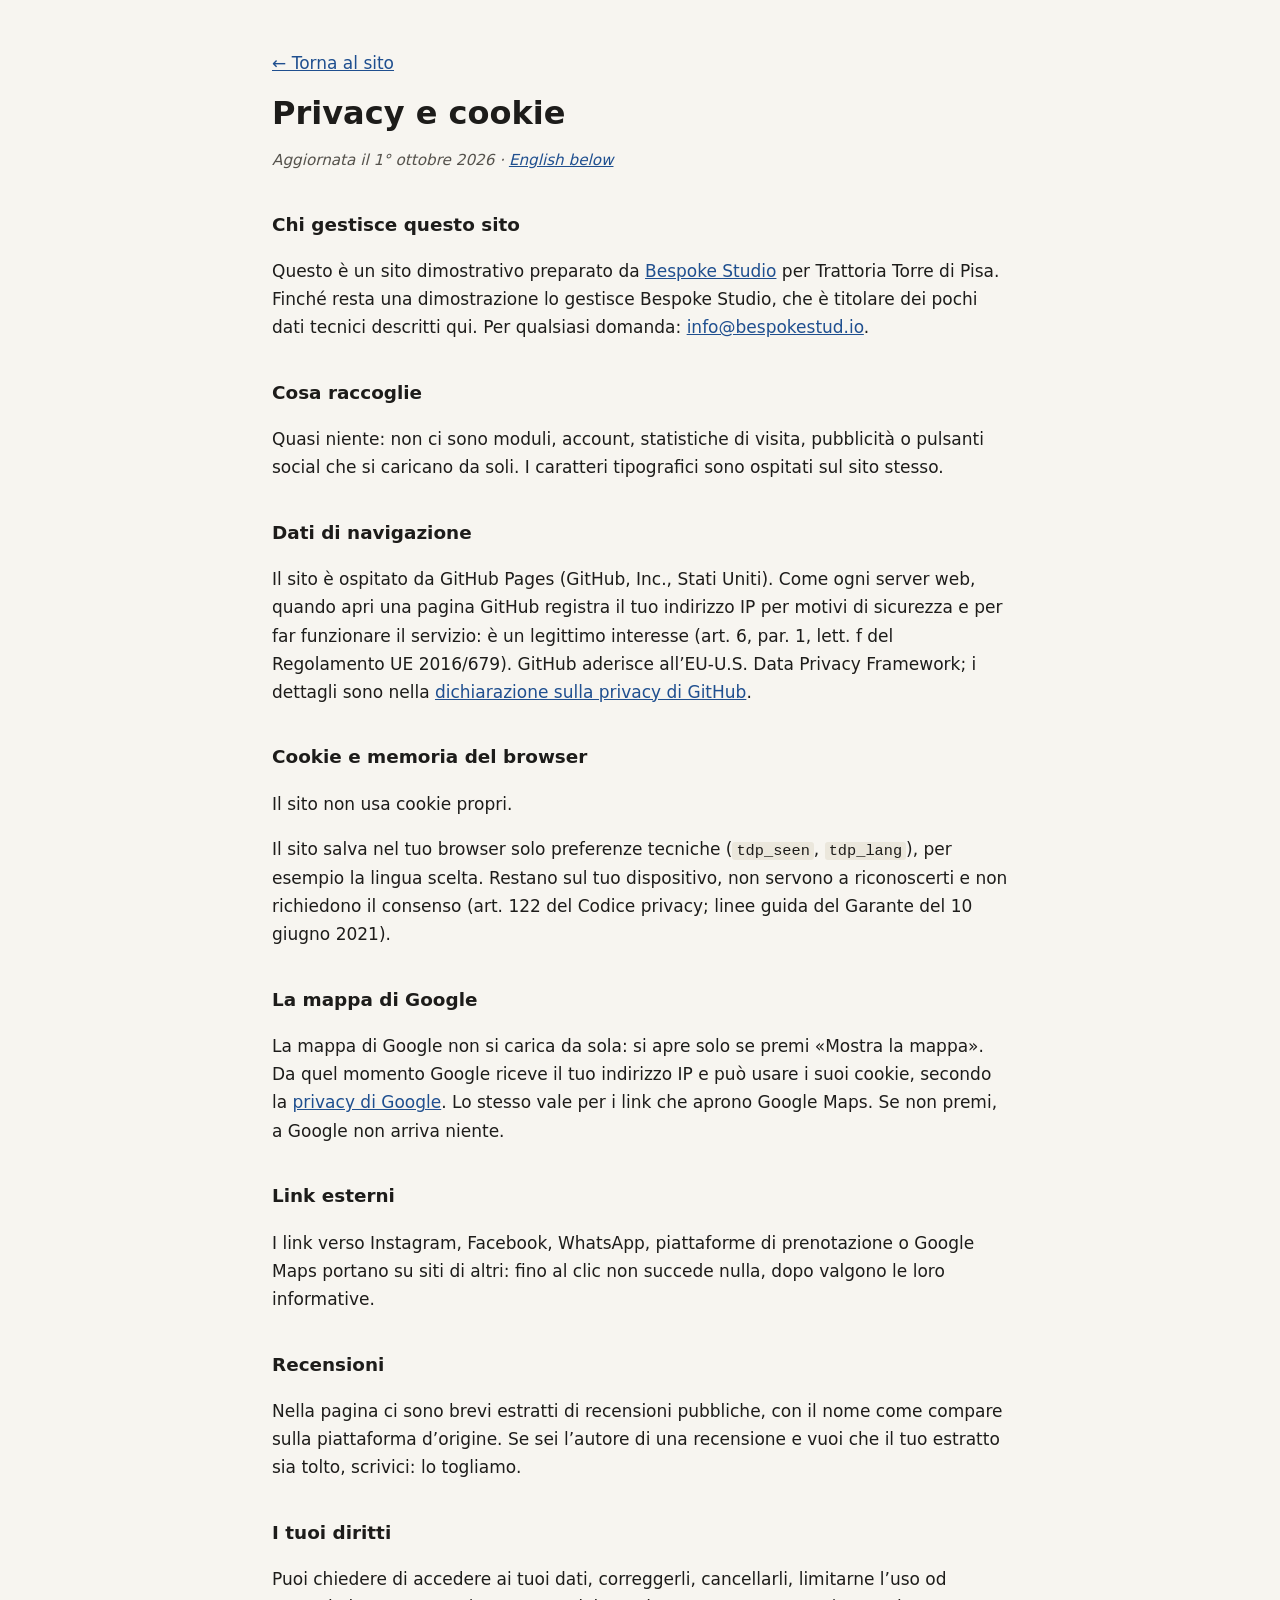
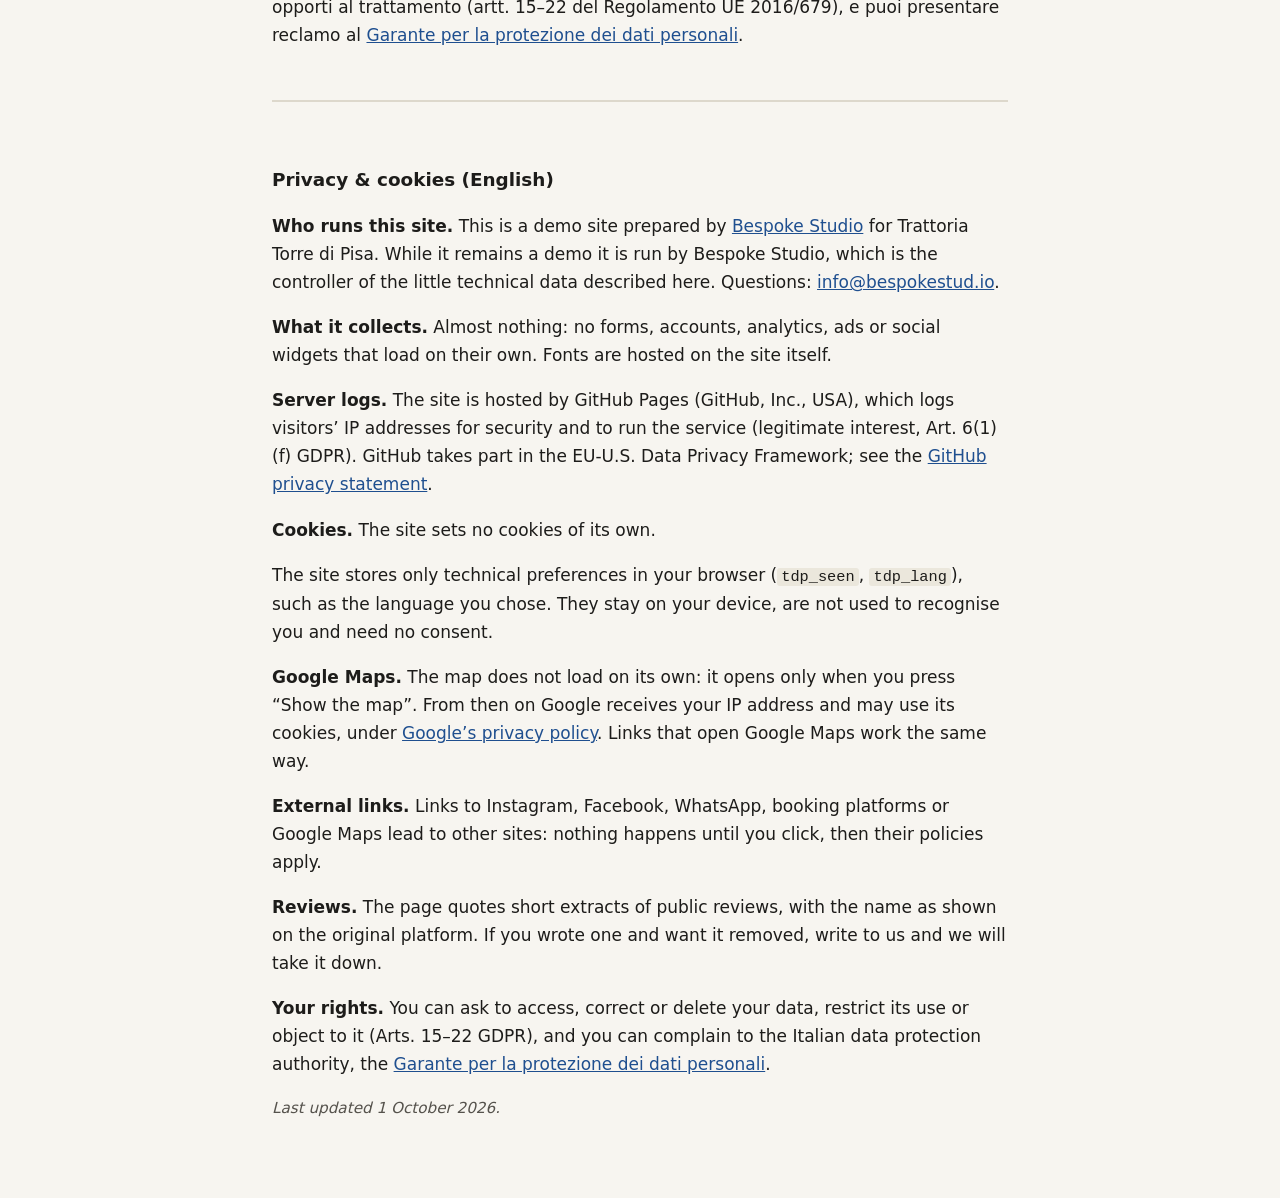
<file: privacy.html>
<!DOCTYPE html>
<html lang="it">
<head>
  <meta charset="UTF-8">
  <meta name="viewport" content="width=device-width, initial-scale=1.0">
  <meta name="robots" content="noindex">
  <title>Privacy e cookie · Trattoria Torre di Pisa</title>
  <meta name="description" content="Informativa privacy e cookie del sito Trattoria Torre di Pisa.">
  <style>
    body { margin: 0; background: #f7f5f0; color: #1d1c1a; font: 17px/1.65 system-ui, -apple-system, "Segoe UI", Roboto, sans-serif; }
    main { max-width: 46rem; margin: 0 auto; padding: 32px 20px 64px; }
    h1 { font-size: 2rem; line-height: 1.2; margin: 0.4em 0 0.2em; }
    h2 { font-size: 1.15rem; margin: 2em 0 0.4em; }
    a { color: #1f4f8f; }
    .data { color: #55524c; font-style: italic; font-size: 0.95rem; }
    .en { margin-top: 3em; padding-top: 1.5em; border-top: 2px solid #ddd8cc; }
    code { font-size: 0.9em; background: #ebe7dc; padding: 0 4px; border-radius: 3px; }
  </style>
</head>
<body>
<main>
  <p><a href="index.html">← Torna al sito</a></p>
  <h1>Privacy e cookie</h1>
  <p class="data">Aggiornata il 1° ottobre 2026 · <a href="#english" lang="en">English below</a></p>
  <h2>Chi gestisce questo sito</h2>
  <p>Questo è un sito dimostrativo preparato da <a href="https://bespokestud.io" rel="noopener">Bespoke Studio</a> per Trattoria Torre di Pisa. Finché resta una dimostrazione lo gestisce Bespoke Studio, che è titolare dei pochi dati tecnici descritti qui. Per qualsiasi domanda: <a href="mailto:info@bespokestud.io">info@bespokestud.io</a>.</p>
  <h2>Cosa raccoglie</h2>
  <p>Quasi niente: non ci sono moduli, account, statistiche di visita, pubblicità o pulsanti social che si caricano da soli. I caratteri tipografici sono ospitati sul sito stesso.</p>
  <h2>Dati di navigazione</h2>
  <p>Il sito è ospitato da GitHub Pages (GitHub, Inc., Stati Uniti). Come ogni server web, quando apri una pagina GitHub registra il tuo indirizzo IP per motivi di sicurezza e per far funzionare il servizio: è un legittimo interesse (art. 6, par. 1, lett. f del Regolamento UE 2016/679). GitHub aderisce all’EU-U.S. Data Privacy Framework; i dettagli sono nella <a href="https://docs.github.com/site-policy/privacy-policies/github-general-privacy-statement" rel="noopener">dichiarazione sulla privacy di GitHub</a>.</p>
  
  <h2>Cookie e memoria del browser</h2>
  <p>Il sito non usa cookie propri.</p>
  <p>Il sito salva nel tuo browser solo preferenze tecniche (<code>tdp_seen</code>, <code>tdp_lang</code>), per esempio la lingua scelta. Restano sul tuo dispositivo, non servono a riconoscerti e non richiedono il consenso (art. 122 del Codice privacy; linee guida del Garante del 10 giugno 2021).</p>
  <h2>La mappa di Google</h2>
  <p>La mappa di Google non si carica da sola: si apre solo se premi «Mostra la mappa». Da quel momento Google riceve il tuo indirizzo IP e può usare i suoi cookie, secondo la <a href="https://policies.google.com/privacy?hl=it" rel="noopener">privacy di Google</a>. Lo stesso vale per i link che aprono Google Maps. Se non premi, a Google non arriva niente.</p>
  <h2>Link esterni</h2>
  <p>I link verso Instagram, Facebook, WhatsApp, piattaforme di prenotazione o Google Maps portano su siti di altri: fino al clic non succede nulla, dopo valgono le loro informative.</p>
  <h2>Recensioni</h2>
  <p>Nella pagina ci sono brevi estratti di recensioni pubbliche, con il nome come compare sulla piattaforma d’origine. Se sei l’autore di una recensione e vuoi che il tuo estratto sia tolto, scrivici: lo togliamo.</p>
  <h2>I tuoi diritti</h2>
  <p>Puoi chiedere di accedere ai tuoi dati, correggerli, cancellarli, limitarne l’uso od opporti al trattamento (artt. 15–22 del Regolamento UE 2016/679), e puoi presentare reclamo al <a href="https://www.garanteprivacy.it" rel="noopener">Garante per la protezione dei dati personali</a>.</p>
  <div class="en" id="english" lang="en">
    <h2>Privacy &amp; cookies (English)</h2>
    <p><strong>Who runs this site.</strong> This is a demo site prepared by <a href="https://bespokestud.io" rel="noopener">Bespoke Studio</a> for Trattoria Torre di Pisa. While it remains a demo it is run by Bespoke Studio, which is the controller of the little technical data described here. Questions: <a href="mailto:info@bespokestud.io">info@bespokestud.io</a>.</p>
    <p><strong>What it collects.</strong> Almost nothing: no forms, accounts, analytics, ads or social widgets that load on their own. Fonts are hosted on the site itself.</p>
    <p><strong>Server logs.</strong> The site is hosted by GitHub Pages (GitHub, Inc., USA), which logs visitors’ IP addresses for security and to run the service (legitimate interest, Art. 6(1)(f) GDPR). GitHub takes part in the EU-U.S. Data Privacy Framework; see the <a href="https://docs.github.com/site-policy/privacy-policies/github-general-privacy-statement" rel="noopener">GitHub privacy statement</a>.</p>
    
    <p><strong>Cookies.</strong> The site sets no cookies of its own.</p>
    <p>The site stores only technical preferences in your browser (<code>tdp_seen</code>, <code>tdp_lang</code>), such as the language you chose. They stay on your device, are not used to recognise you and need no consent.</p>
    <p><strong>Google Maps.</strong> The map does not load on its own: it opens only when you press “Show the map”. From then on Google receives your IP address and may use its cookies, under <a href="https://policies.google.com/privacy?hl=en" rel="noopener">Google’s privacy policy</a>. Links that open Google Maps work the same way.</p>
    <p><strong>External links.</strong> Links to Instagram, Facebook, WhatsApp, booking platforms or Google Maps lead to other sites: nothing happens until you click, then their policies apply.</p>
    <p><strong>Reviews.</strong> The page quotes short extracts of public reviews, with the name as shown on the original platform. If you wrote one and want it removed, write to us and we will take it down.</p>
    <p><strong>Your rights.</strong> You can ask to access, correct or delete your data, restrict its use or object to it (Arts. 15–22 GDPR), and you can complain to the Italian data protection authority, the <a href="https://www.garanteprivacy.it" rel="noopener">Garante per la protezione dei dati personali</a>.</p>
    <p class="data">Last updated 1 October 2026.</p>
  </div>
</main>
</body>
</html>
</file>
